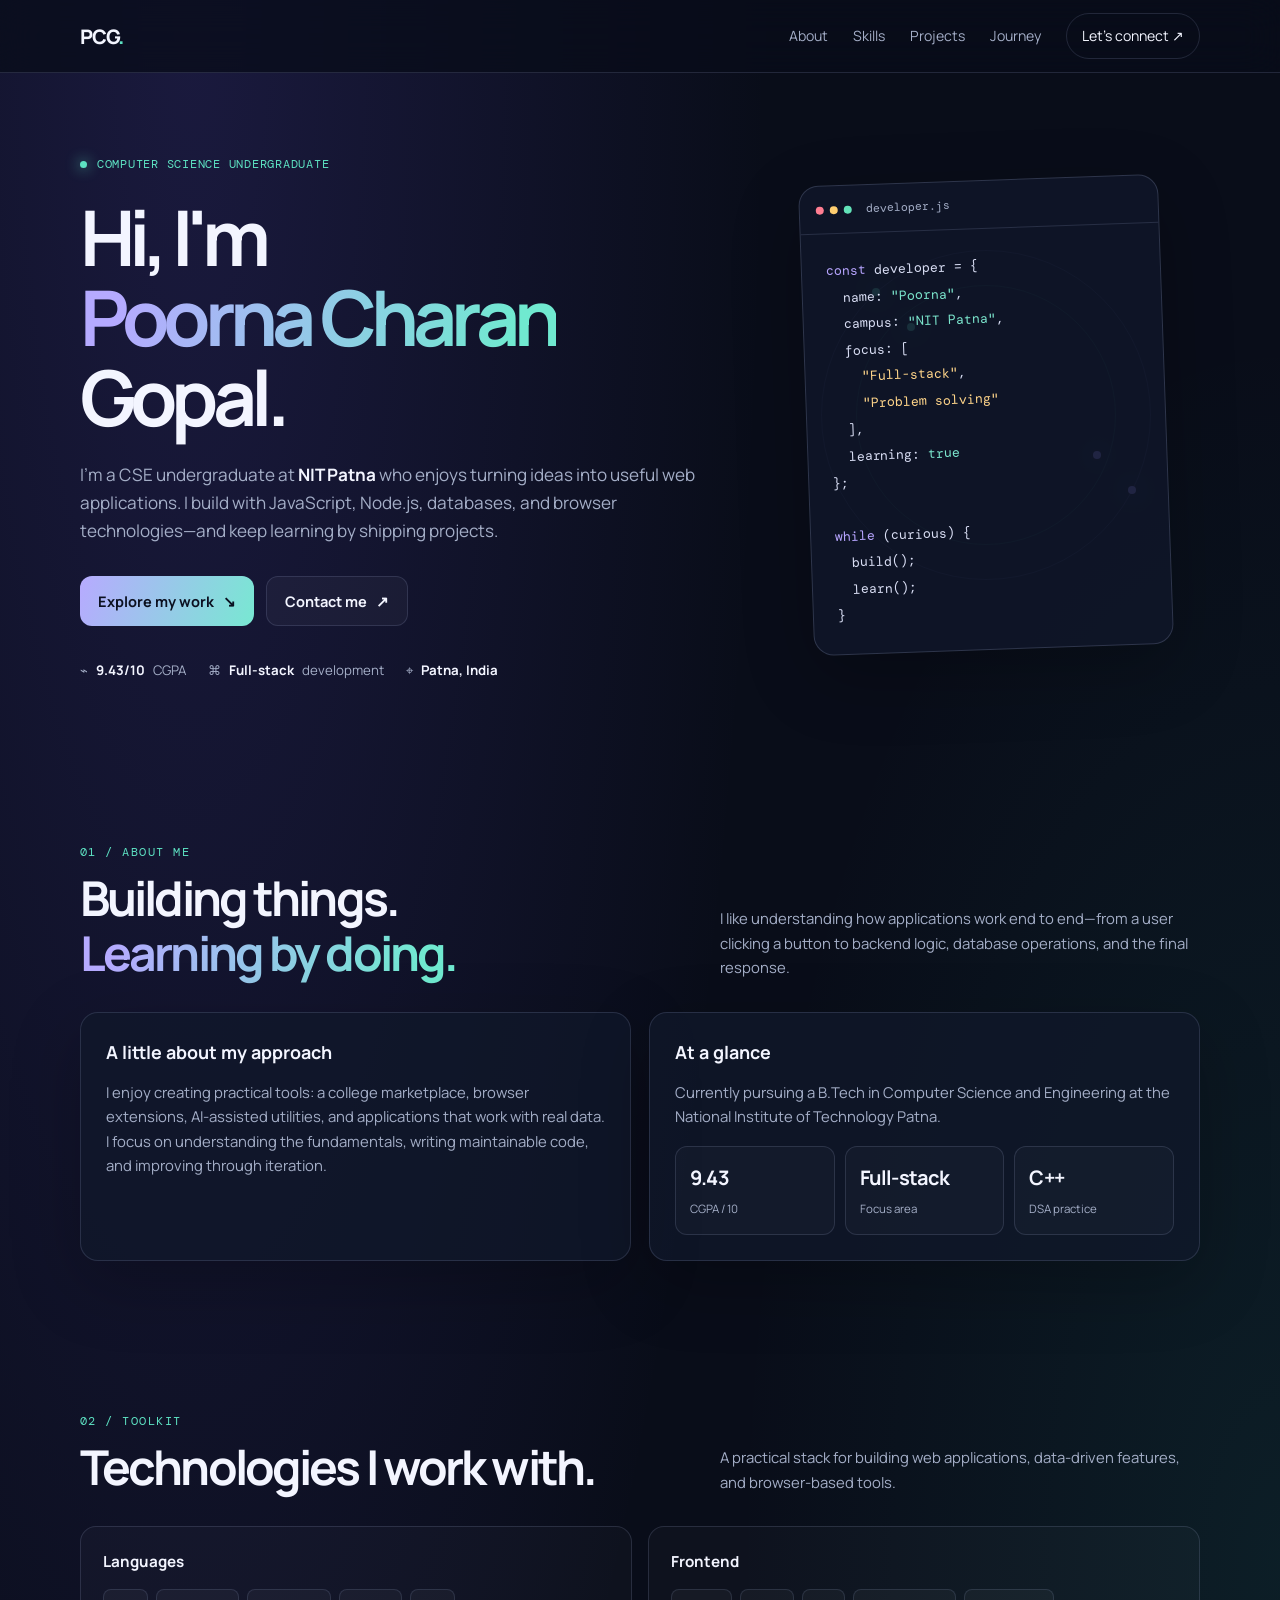
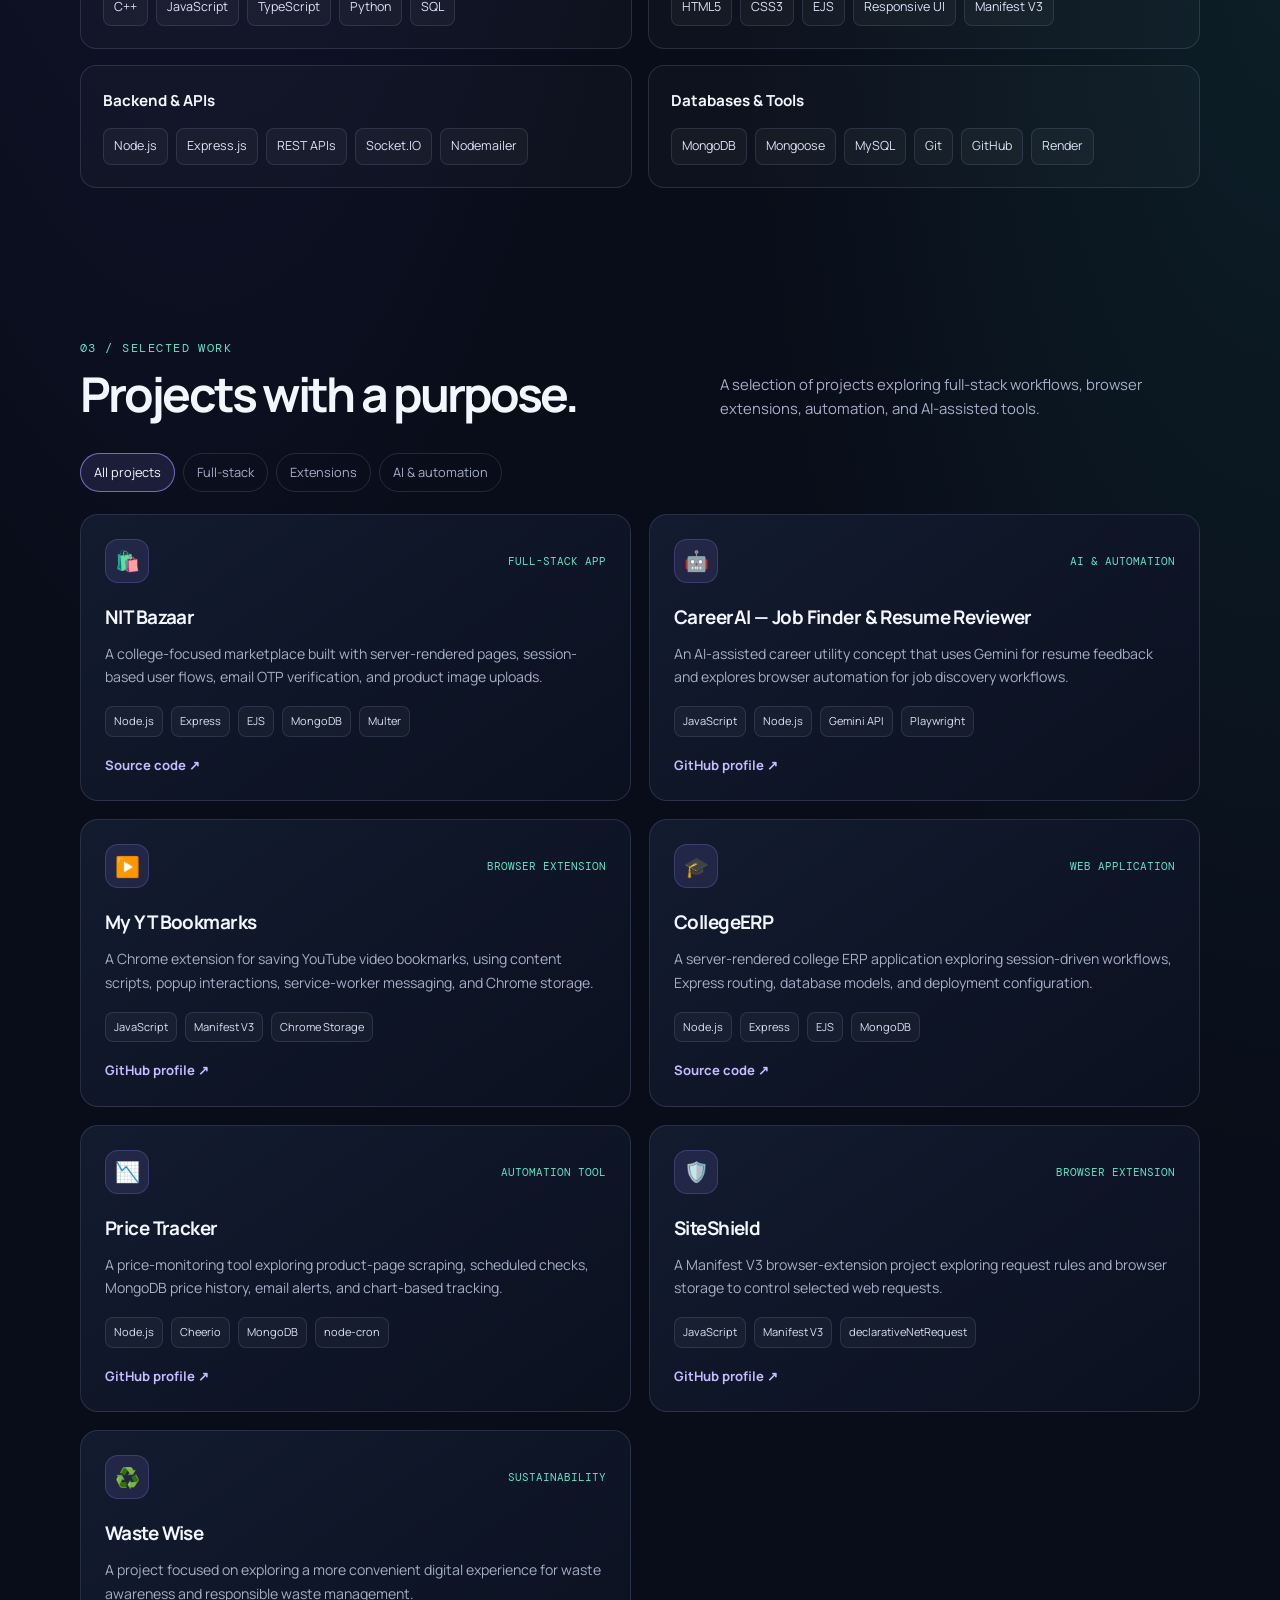
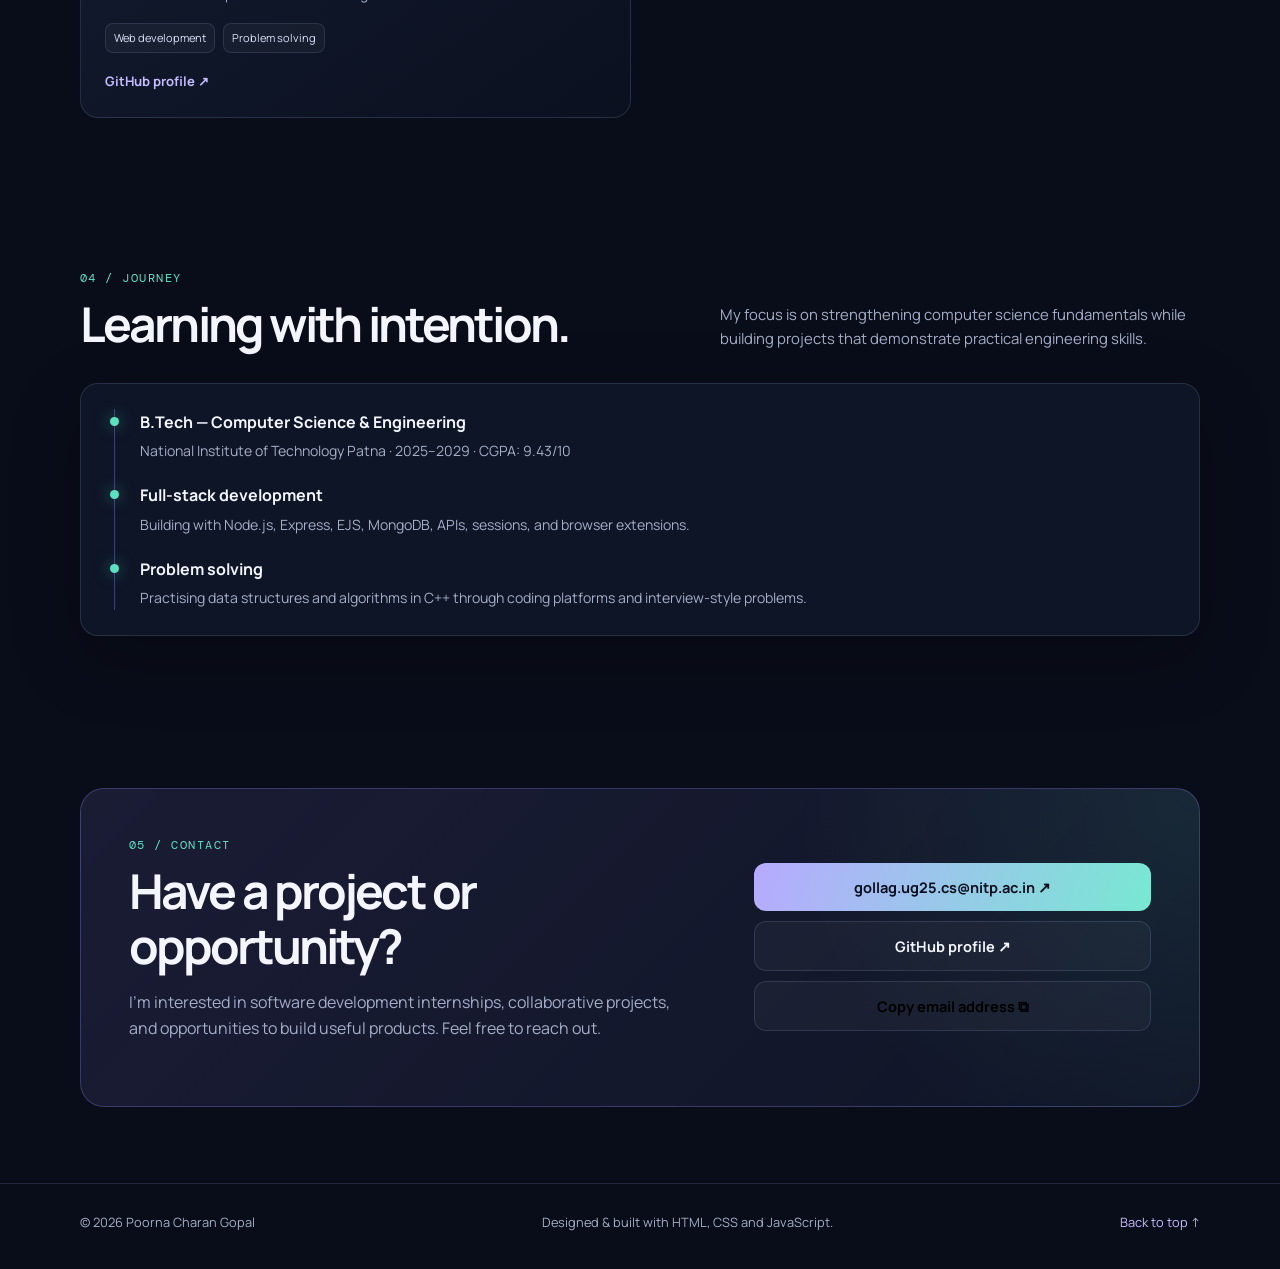
<file: index.html>
<!DOCTYPE html>
<html lang="en">
<head>
  <meta charset="UTF-8" />
  <meta name="viewport" content="width=device-width, initial-scale=1.0" />
  <meta name="theme-color" content="#0b1020" />
  <meta name="description" content="Portfolio of Poorna Charan Gopal — Computer Science undergraduate at NIT Patna building full-stack web applications and developer tools." />
  <title>Poorna Charan Gopal | Developer Portfolio</title>
  <link rel="preconnect" href="https://fonts.googleapis.com">
  <link rel="preconnect" href="https://fonts.gstatic.com" crossorigin>
  <link href="https://fonts.googleapis.com/css2?family=DM+Mono:wght@400;500&family=Manrope:wght@400;500;600;700;800&display=swap" rel="stylesheet">
  <style>
    :root {
      --bg: #090d19;
      --panel: rgba(17, 24, 43, .76);
      --panel-solid: #11182b;
      --text: #f3f5ff;
      --muted: #a4aec7;
      --line: rgba(163, 178, 219, .17);
      --accent: #9b8cff;
      --accent2: #5de1c2;
      --shadow: 0 22px 70px rgba(0,0,0,.24);
      --max: 1120px;
    }
    * { box-sizing: border-box; }
    html { scroll-behavior: smooth; scroll-padding-top: 86px; }
    body {
      margin: 0; color: var(--text); background:
      radial-gradient(ellipse at 15% 0%, rgba(104, 83, 230, .18), transparent 36rem),
      radial-gradient(ellipse at 100% 35%, rgba(45, 203, 177, .09), transparent 34rem), var(--bg);
      font-family: "Manrope", sans-serif; line-height: 1.65;
    }
    a { color: inherit; text-decoration: none; }
    button { font: inherit; }
    .wrap { width: min(var(--max), calc(100% - 40px)); margin: 0 auto; }
    .nav-wrap { position: sticky; top: 0; z-index: 20; backdrop-filter: blur(18px); background: rgba(9,13,25,.76); border-bottom: 1px solid var(--line); }
    nav { height: 72px; display: flex; align-items: center; justify-content: space-between; gap: 24px; }
    .brand { font-weight: 800; letter-spacing: -.06em; font-size: 1.25rem; }
    .brand span { color: var(--accent2); }
    .nav-links { display: flex; align-items: center; gap: 25px; color: var(--muted); font-size: .88rem; }
    .nav-links a:hover, .text-link:hover { color: var(--accent2); }
    .nav-cta { padding: 10px 15px; border: 1px solid var(--line); border-radius: 999px; color: var(--text) !important; }
    .menu-btn { display: none; background: transparent; border: 1px solid var(--line); color: var(--text); border-radius: 10px; padding: 7px 11px; }
    .hero { min-height: 690px; display: grid; grid-template-columns: 1.2fr .8fr; gap: 52px; align-items: center; padding: 76px 0 86px; }
    .eyebrow { display: inline-flex; align-items: center; gap: 10px; font-family: "DM Mono", monospace; color: var(--accent2); font-size: .78rem; letter-spacing: .06em; text-transform: uppercase; }
    .dot { width: 7px; height: 7px; border-radius: 50%; background: var(--accent2); box-shadow: 0 0 14px var(--accent2); }
    h1 { font-size: clamp(3rem, 6vw, 5.6rem); line-height: 1.04; letter-spacing: -.075em; margin: 22px 0 24px; }
    .gradient { background: linear-gradient(105deg, #b5aaff 10%, #70e9d0 90%); -webkit-background-clip: text; background-clip: text; color: transparent; }
    .hero-copy { color: var(--muted); max-width: 620px; font-size: 1.07rem; }
    .hero-copy strong { color: var(--text); font-weight: 700; }
    .actions { display: flex; gap: 12px; flex-wrap: wrap; margin-top: 30px; }
    .btn { display: inline-flex; align-items: center; justify-content: center; gap: 9px; padding: 12px 18px; border-radius: 12px; border: 1px solid var(--line); font-weight: 700; font-size: .91rem; transition: transform .2s, border-color .2s, background .2s; cursor: pointer; }
    .btn:hover { transform: translateY(-2px); border-color: rgba(155,140,255,.65); }
    .btn-primary { color: #0b1020; background: linear-gradient(110deg, #b7aaff, #78e8d2); border: none; }
    .btn-secondary { background: rgba(255,255,255,.035); }
    .hero-meta { display: flex; gap: 22px; flex-wrap: wrap; margin-top: 34px; color: var(--muted); font-size: .83rem; }
    .hero-meta span { display: flex; gap: 8px; align-items: center; }
    .hero-meta b { color: var(--text); font-weight: 700; }
    .hero-visual { position: relative; min-height: 420px; display: grid; place-items: center; }
    .orbit { position: absolute; width: 330px; height: 330px; border: 1px solid rgba(155,140,255,.22); border-radius: 50%; animation: spin 30s linear infinite; }
    .orbit::before, .orbit::after { content: ""; position: absolute; border-radius: 50%; background: var(--accent2); box-shadow: 0 0 25px var(--accent2); width: 8px; height: 8px; }
    .orbit::before { top: 37px; left: 50px; } .orbit::after { right: 14px; bottom: 85px; background: var(--accent); box-shadow: 0 0 25px var(--accent); }
    .orbit.two { width: 260px; height: 260px; border-color: rgba(93,225,194,.2); animation-direction: reverse; animation-duration: 24s; }
    .code-card { z-index: 1; width: min(100%, 360px); border: 1px solid rgba(176,187,224,.2); background: rgba(15,22,40,.88); border-radius: 20px; box-shadow: var(--shadow); overflow: hidden; transform: rotate(-2deg); }
    .code-top { display: flex; gap: 6px; align-items: center; padding: 14px 16px; border-bottom: 1px solid var(--line); color: var(--muted); font-family: "DM Mono", monospace; font-size: .72rem; }
    .traffic { width: 8px; height: 8px; border-radius: 50%; background: #ff7d91; } .traffic:nth-child(2) { background: #ffce70; } .traffic:nth-child(3) { background: #62e2b8; }
    pre { margin: 0; padding: 24px; font: .83rem/2 "DM Mono", monospace; color: #d9def4; white-space: pre-wrap; }
    .code-purple { color: #b7a5ff; } .code-green { color: #7ce7ce; } .code-yellow { color: #ffd58a; }
    section { padding: 76px 0; }
    .section-head { display: flex; justify-content: space-between; align-items: end; gap: 25px; margin-bottom: 32px; }
    .section-kicker { color: var(--accent2); font: .76rem "DM Mono", monospace; text-transform: uppercase; letter-spacing: .12em; }
    h2 { font-size: clamp(2rem, 4vw, 3rem); line-height: 1.15; letter-spacing: -.06em; margin: 10px 0 0; }
    .section-intro { max-width: 480px; color: var(--muted); margin: 0; font-size: .93rem; }
    .about-grid { display: grid; grid-template-columns: 1fr 1fr; gap: 18px; }
    .panel { border: 1px solid var(--line); background: var(--panel); border-radius: 18px; padding: 25px; box-shadow: var(--shadow); }
    .panel h3 { margin: 0 0 12px; font-size: 1.12rem; }
    .panel p { color: var(--muted); margin: 0; font-size: .93rem; }
    .stat-row { display: grid; grid-template-columns: repeat(3, 1fr); gap: 10px; margin-top: 17px; }
    .stat { border: 1px solid var(--line); background: rgba(255,255,255,.025); border-radius: 12px; padding: 14px; }
    .stat strong { display: block; font-size: 1.25rem; letter-spacing: -.04em; }
    .stat small { color: var(--muted); font-size: .72rem; }
    .skill-groups { display: grid; grid-template-columns: repeat(2, 1fr); gap: 16px; }
    .skill-group { padding: 22px; border: 1px solid var(--line); border-radius: 16px; background: rgba(255,255,255,.025); }
    .skill-group h3 { margin: 0 0 15px; font-size: .95rem; }
    .tags { display: flex; flex-wrap: wrap; gap: 8px; }
    .tag { padding: 7px 10px; border-radius: 8px; color: #dbe1f6; border: 1px solid rgba(163,178,219,.15); background: rgba(255,255,255,.035); font-size: .78rem; }
    .project-filters { display: flex; gap: 8px; flex-wrap: wrap; margin-bottom: 22px; }
    .filter { border: 1px solid var(--line); background: transparent; color: var(--muted); padding: 8px 13px; border-radius: 999px; font-size: .8rem; cursor: pointer; }
    .filter.active, .filter:hover { color: var(--text); border-color: rgba(155,140,255,.7); background: rgba(155,140,255,.12); }
    .projects-grid { display: grid; grid-template-columns: repeat(2, 1fr); gap: 18px; }
    .project { display: flex; flex-direction: column; min-height: 280px; padding: 24px; border: 1px solid var(--line); border-radius: 18px; background: linear-gradient(145deg, rgba(20,28,49,.92), rgba(12,17,32,.9)); transition: transform .2s, border-color .2s; }
    .project:hover { transform: translateY(-4px); border-color: rgba(155,140,255,.5); }
    .project-top { display: flex; align-items: center; justify-content: space-between; gap: 12px; }
    .project-icon { width: 44px; height: 44px; display: grid; place-items: center; border-radius: 13px; font-size: 1.25rem; background: rgba(155,140,255,.12); border: 1px solid rgba(155,140,255,.22); }
    .project-type { font: .7rem "DM Mono", monospace; color: var(--accent2); text-transform: uppercase; }
    .project h3 { margin: 19px 0 9px; font-size: 1.18rem; letter-spacing: -.03em; }
    .project p { margin: 0 0 18px; color: var(--muted); font-size: .88rem; }
    .project .tags { margin-top: auto; margin-bottom: 18px; }
    .project .tag { font-size: .69rem; padding: 5px 8px; }
    .project-links { display: flex; gap: 15px; font-size: .82rem; font-weight: 700; }
    .text-link { color: #c4bcff; }
    .timeline { border-left: 1px solid rgba(155,140,255,.35); margin-left: 8px; padding-left: 25px; display: grid; gap: 20px; }
    .timeline-item { position: relative; }
    .timeline-item::before { content: ""; position: absolute; width: 9px; height: 9px; border-radius: 50%; background: var(--accent2); left: -30px; top: 8px; box-shadow: 0 0 15px rgba(93,225,194,.55); }
    .timeline-item h3 { margin: 0 0 4px; font-size: 1rem; }
    .timeline-item p { margin: 0; color: var(--muted); font-size: .88rem; }
    .contact-box { display: grid; grid-template-columns: 1.2fr .8fr; align-items: center; gap: 30px; padding: clamp(25px, 5vw, 48px); border: 1px solid rgba(155,140,255,.28); border-radius: 24px; background: radial-gradient(circle at 100% 0, rgba(93,225,194,.09), transparent 35%), linear-gradient(135deg, rgba(155,140,255,.12), rgba(17,24,43,.78)); }
    .contact-box p { color: var(--muted); max-width: 560px; }
    .contact-actions { display: flex; flex-direction: column; gap: 10px; }
    footer { padding: 28px 0 36px; border-top: 1px solid var(--line); color: var(--muted); font-size: .8rem; }
    .footer-inner { display: flex; justify-content: space-between; gap: 15px; flex-wrap: wrap; }
    .reveal { opacity: 0; transform: translateY(18px); transition: opacity .65s ease, transform .65s ease; }
    .reveal.visible { opacity: 1; transform: translateY(0); }
    @keyframes spin { to { transform: rotate(360deg); } }
    @media (max-width: 800px) {
      .hero { grid-template-columns: 1fr; gap: 10px; padding-top: 65px; }
      .hero-visual { min-height: 360px; }
      .section-head { display: block; }
      .section-intro { margin-top: 14px; }
      .contact-box { grid-template-columns: 1fr; }
    }
    @media (max-width: 620px) {
      .wrap { width: min(100% - 28px, var(--max)); }
      nav { height: 64px; }
      .menu-btn { display: inline-block; }
      .nav-links { display: none; position: absolute; top: 64px; left: 0; right: 0; padding: 18px 20px; background: #0d1324; border-bottom: 1px solid var(--line); flex-direction: column; align-items: stretch; gap: 16px; }
      .nav-links.open { display: flex; }
      .nav-cta { text-align: center; }
      h1 { font-size: clamp(2.8rem, 15vw, 4.2rem); }
      .hero { min-height: auto; padding: 62px 0 50px; }
      .hero-visual { min-height: 310px; }
      .orbit { width: 260px; height: 260px; } .orbit.two { width: 205px; height: 205px; }
      pre { padding: 18px; font-size: .73rem; }
      section { padding: 56px 0; }
      .about-grid, .skill-groups, .projects-grid { grid-template-columns: 1fr; }
      .stat-row { grid-template-columns: repeat(3, 1fr); }
      .stat { padding: 10px; } .stat strong { font-size: 1.05rem; }
      .panel, .project { padding: 20px; }
    }
    @media (prefers-reduced-motion: reduce) {
      *, *::before, *::after { animation-duration: .01ms !important; transition-duration: .01ms !important; scroll-behavior: auto !important; }
      .reveal { opacity: 1; transform: none; }
    }
  </style>
</head>
<body>
  <div class="nav-wrap">
    <nav class="wrap">
      <a class="brand" href="#home">PCG<span>.</span></a>
      <button class="menu-btn" id="menuBtn" aria-label="Toggle navigation" aria-expanded="false">Menu ☰</button>
      <div class="nav-links" id="navLinks">
        <a href="#about">About</a>
        <a href="#skills">Skills</a>
        <a href="#projects">Projects</a>
        <a href="#journey">Journey</a>
        <a class="nav-cta" href="#contact">Let's connect ↗</a>
      </div>
    </nav>
  </div>

  <main>
    <header class="wrap hero" id="home">
      <div class="hero-content">
        <div class="eyebrow"><span class="dot"></span> Computer Science Undergraduate</div>
        <h1>Hi, I'm<br><span class="gradient">Poorna Charan</span><br>Gopal.</h1>
        <p class="hero-copy">I’m a CSE undergraduate at <strong>NIT Patna</strong> who enjoys turning ideas into useful web applications. I build with JavaScript, Node.js, databases, and browser technologies—and keep learning by shipping projects.</p>
        <div class="actions">
          <a class="btn btn-primary" href="#projects">Explore my work <span>↘</span></a>
          <a class="btn btn-secondary" href="mailto:gollag.ug25.cs@nitp.ac.in">Contact me <span>↗</span></a>
        </div>
        <div class="hero-meta">
          <span>⌁ <b>9.43/10</b> CGPA</span>
          <span>⌘ <b>Full-stack</b> development</span>
          <span>⌖ <b>Patna, India</b></span>
        </div>
      </div>
      <div class="hero-visual" aria-label="Decorative code illustration">
        <div class="orbit"></div><div class="orbit two"></div>
        <div class="code-card">
          <div class="code-top"><span class="traffic"></span><span class="traffic"></span><span class="traffic"></span><span style="margin-left:8px">developer.js</span></div>
          <pre><span class="code-purple">const</span> developer = {
  name: <span class="code-green">"Poorna"</span>,
  campus: <span class="code-green">"NIT Patna"</span>,
  focus: [
    <span class="code-yellow">"Full-stack"</span>,
    <span class="code-yellow">"Problem solving"</span>
  ],
  learning: <span class="code-green">true</span>
};

<span class="code-purple">while</span> (curious) {
  build();
  learn();
}</pre>
        </div>
      </div>
    </header>

    <section id="about">
      <div class="wrap">
        <div class="section-head reveal">
          <div><div class="section-kicker">01 / About me</div><h2>Building things.<br><span class="gradient">Learning by doing.</span></h2></div>
          <p class="section-intro">I like understanding how applications work end to end—from a user clicking a button to backend logic, database operations, and the final response.</p>
        </div>
        <div class="about-grid">
          <article class="panel reveal">
            <h3>A little about my approach</h3>
            <p>I enjoy creating practical tools: a college marketplace, browser extensions, AI-assisted utilities, and applications that work with real data. I focus on understanding the fundamentals, writing maintainable code, and improving through iteration.</p>
          </article>
          <article class="panel reveal">
            <h3>At a glance</h3>
            <p>Currently pursuing a B.Tech in Computer Science and Engineering at the National Institute of Technology Patna.</p>
            <div class="stat-row">
              <div class="stat"><strong>9.43</strong><small>CGPA / 10</small></div>
              <div class="stat"><strong>Full-stack</strong><small>Focus area</small></div>
              <div class="stat"><strong>C++</strong><small>DSA practice</small></div>
            </div>
          </article>
        </div>
      </div>
    </section>

    <section id="skills">
      <div class="wrap">
        <div class="section-head reveal">
          <div><div class="section-kicker">02 / Toolkit</div><h2>Technologies I work with.</h2></div>
          <p class="section-intro">A practical stack for building web applications, data-driven features, and browser-based tools.</p>
        </div>
        <div class="skill-groups">
          <div class="skill-group reveal"><h3>Languages</h3><div class="tags"><span class="tag">C++</span><span class="tag">JavaScript</span><span class="tag">TypeScript</span><span class="tag">Python</span><span class="tag">SQL</span></div></div>
          <div class="skill-group reveal"><h3>Frontend</h3><div class="tags"><span class="tag">HTML5</span><span class="tag">CSS3</span><span class="tag">EJS</span><span class="tag">Responsive UI</span><span class="tag">Manifest V3</span></div></div>
          <div class="skill-group reveal"><h3>Backend & APIs</h3><div class="tags"><span class="tag">Node.js</span><span class="tag">Express.js</span><span class="tag">REST APIs</span><span class="tag">Socket.IO</span><span class="tag">Nodemailer</span></div></div>
          <div class="skill-group reveal"><h3>Databases & Tools</h3><div class="tags"><span class="tag">MongoDB</span><span class="tag">Mongoose</span><span class="tag">MySQL</span><span class="tag">Git</span><span class="tag">GitHub</span><span class="tag">Render</span></div></div>
        </div>
      </div>
    </section>

    <section id="projects">
      <div class="wrap">
        <div class="section-head reveal">
          <div><div class="section-kicker">03 / Selected work</div><h2>Projects with a purpose.</h2></div>
          <p class="section-intro">A selection of projects exploring full-stack workflows, browser extensions, automation, and AI-assisted tools.</p>
        </div>
        <div class="project-filters reveal" role="group" aria-label="Filter projects">
          <button class="filter active" data-filter="all">All projects</button>
          <button class="filter" data-filter="fullstack">Full-stack</button>
          <button class="filter" data-filter="extension">Extensions</button>
          <button class="filter" data-filter="ai">AI & automation</button>
        </div>
        <div class="projects-grid">
          <article class="project reveal" data-category="fullstack">
            <div class="project-top"><div class="project-icon">🛍️</div><span class="project-type">Full-stack app</span></div>
            <h3>NIT Bazaar</h3>
            <p>A college-focused marketplace built with server-rendered pages, session-based user flows, email OTP verification, and product image uploads.</p>
            <div class="tags"><span class="tag">Node.js</span><span class="tag">Express</span><span class="tag">EJS</span><span class="tag">MongoDB</span><span class="tag">Multer</span></div>
            <div class="project-links"><a class="text-link" href="https://github.com/poornacharangopal-art/E-commerenceNIT-Bazaar" target="_blank" rel="noreferrer">Source code ↗</a></div>
          </article>
          <article class="project reveal" data-category="ai">
            <div class="project-top"><div class="project-icon">🤖</div><span class="project-type">AI & automation</span></div>
            <h3>CareerAI — Job Finder & Resume Reviewer</h3>
            <p>An AI-assisted career utility concept that uses Gemini for resume feedback and explores browser automation for job discovery workflows.</p>
            <div class="tags"><span class="tag">JavaScript</span><span class="tag">Node.js</span><span class="tag">Gemini API</span><span class="tag">Playwright</span></div>
            <div class="project-links"><a class="text-link" href="https://github.com/poornacharangopal-art" target="_blank" rel="noreferrer">GitHub profile ↗</a></div>
          </article>
          <article class="project reveal" data-category="extension">
            <div class="project-top"><div class="project-icon">▶️</div><span class="project-type">Browser extension</span></div>
            <h3>My YT Bookmarks</h3>
            <p>A Chrome extension for saving YouTube video bookmarks, using content scripts, popup interactions, service-worker messaging, and Chrome storage.</p>
            <div class="tags"><span class="tag">JavaScript</span><span class="tag">Manifest V3</span><span class="tag">Chrome Storage</span></div>
            <div class="project-links"><a class="text-link" href="https://github.com/poornacharangopal-art" target="_blank" rel="noreferrer">GitHub profile ↗</a></div>
          </article>
          <article class="project reveal" data-category="fullstack">
            <div class="project-top"><div class="project-icon">🎓</div><span class="project-type">Web application</span></div>
            <h3>CollegeERP</h3>
            <p>A server-rendered college ERP application exploring session-driven workflows, Express routing, database models, and deployment configuration.</p>
            <div class="tags"><span class="tag">Node.js</span><span class="tag">Express</span><span class="tag">EJS</span><span class="tag">MongoDB</span></div>
            <div class="project-links"><a class="text-link" href="https://github.com/poornacharangopal-art/CollegeERP" target="_blank" rel="noreferrer">Source code ↗</a></div>
          </article>
          <article class="project reveal" data-category="fullstack">
            <div class="project-top"><div class="project-icon">📉</div><span class="project-type">Automation tool</span></div>
            <h3>Price Tracker</h3>
            <p>A price-monitoring tool exploring product-page scraping, scheduled checks, MongoDB price history, email alerts, and chart-based tracking.</p>
            <div class="tags"><span class="tag">Node.js</span><span class="tag">Cheerio</span><span class="tag">MongoDB</span><span class="tag">node-cron</span></div>
            <div class="project-links"><a class="text-link" href="https://github.com/poornacharangopal-art" target="_blank" rel="noreferrer">GitHub profile ↗</a></div>
          </article>
          <article class="project reveal" data-category="extension">
            <div class="project-top"><div class="project-icon">🛡️</div><span class="project-type">Browser extension</span></div>
            <h3>SiteShield</h3>
            <p>A Manifest V3 browser-extension project exploring request rules and browser storage to control selected web requests.</p>
            <div class="tags"><span class="tag">JavaScript</span><span class="tag">Manifest V3</span><span class="tag">declarativeNetRequest</span></div>
            <div class="project-links"><a class="text-link" href="https://github.com/poornacharangopal-art" target="_blank" rel="noreferrer">GitHub profile ↗</a></div>
          </article>
          <article class="project reveal" data-category="ai">
            <div class="project-top"><div class="project-icon">♻️</div><span class="project-type">Sustainability</span></div>
            <h3>Waste Wise</h3>
            <p>A project focused on exploring a more convenient digital experience for waste awareness and responsible waste management.</p>
            <div class="tags"><span class="tag">Web development</span><span class="tag">Problem solving</span></div>
            <div class="project-links"><a class="text-link" href="https://github.com/poornacharangopal-art" target="_blank" rel="noreferrer">GitHub profile ↗</a></div>
          </article>
        </div>
      </div>
    </section>

    <section id="journey">
      <div class="wrap">
        <div class="section-head reveal">
          <div><div class="section-kicker">04 / Journey</div><h2>Learning with intention.</h2></div>
          <p class="section-intro">My focus is on strengthening computer science fundamentals while building projects that demonstrate practical engineering skills.</p>
        </div>
        <div class="panel reveal">
          <div class="timeline">
            <div class="timeline-item"><h3>B.Tech — Computer Science & Engineering</h3><p>National Institute of Technology Patna · 2025–2029 · CGPA: 9.43/10</p></div>
            <div class="timeline-item"><h3>Full-stack development</h3><p>Building with Node.js, Express, EJS, MongoDB, APIs, sessions, and browser extensions.</p></div>
            <div class="timeline-item"><h3>Problem solving</h3><p>Practising data structures and algorithms in C++ through coding platforms and interview-style problems.</p></div>
          </div>
        </div>
      </div>
    </section>

    <section id="contact">
      <div class="wrap">
        <div class="contact-box reveal">
          <div>
            <div class="section-kicker">05 / Contact</div>
            <h2>Have a project or opportunity?</h2>
            <p>I’m interested in software development internships, collaborative projects, and opportunities to build useful products. Feel free to reach out.</p>
          </div>
          <div class="contact-actions">
            <a class="btn btn-primary" href="mailto:gollag.ug25.cs@nitp.ac.in">gollag.ug25.cs@nitp.ac.in ↗</a>
            <a class="btn btn-secondary" href="https://github.com/poornacharangopal-art" target="_blank" rel="noreferrer">GitHub profile ↗</a>
            <button class="btn btn-secondary" id="copyEmail" type="button">Copy email address ⧉</button>
          </div>
        </div>
      </div>
    </section>
  </main>
  <footer>
    <div class="wrap footer-inner">
      <span>© <span id="year"></span> Poorna Charan Gopal</span>
      <span>Designed & built with HTML, CSS and JavaScript.</span>
      <a class="text-link" href="#home">Back to top ↑</a>
    </div>
  </footer>
  <div id="toast" role="status" aria-live="polite" style="position:fixed;bottom:22px;left:50%;transform:translate(-50%,20px);opacity:0;pointer-events:none;background:#e5fff7;color:#08151a;padding:10px 16px;border-radius:10px;font-size:.85rem;font-weight:700;transition:.25s;z-index:40">Email copied</div>
  <script>
    const menuBtn = document.querySelector("#menuBtn");
    const navLinks = document.querySelector("#navLinks");
    menuBtn.addEventListener("click", () => {
      const open = navLinks.classList.toggle("open");
      menuBtn.setAttribute("aria-expanded", String(open));
    });
    navLinks.querySelectorAll("a").forEach(link => link.addEventListener("click", () => {
      navLinks.classList.remove("open");
      menuBtn.setAttribute("aria-expanded", "false");
    }));

    document.querySelectorAll(".filter").forEach(button => {
      button.addEventListener("click", () => {
        document.querySelectorAll(".filter").forEach(item => item.classList.remove("active"));
        button.classList.add("active");
        const filter = button.dataset.filter;
        document.querySelectorAll(".project").forEach(card => {
          card.style.display = filter === "all" || card.dataset.category === filter ? "flex" : "none";
        });
      });
    });

    const observer = new IntersectionObserver(entries => {
      entries.forEach(entry => {
        if (entry.isIntersecting) {
          entry.target.classList.add("visible");
          observer.unobserve(entry.target);
        }
      });
    }, { threshold: 0.12 });
    document.querySelectorAll(".reveal").forEach(el => observer.observe(el));

    document.querySelector("#year").textContent = new Date().getFullYear();
    document.querySelector("#copyEmail").addEventListener("click", async () => {
      const email = "gollag.ug25.cs@nitp.ac.in";
      try {
        await navigator.clipboard.writeText(email);
        const toast = document.querySelector("#toast");
        toast.style.opacity = "1";
        toast.style.transform = "translate(-50%,0)";
        setTimeout(() => {
          toast.style.opacity = "0";
          toast.style.transform = "translate(-50%,20px)";
        }, 1800);
      } catch {
        window.location.href = "mailto:" + email;
      }
    });
  </script>
</body>
</html>
</file>
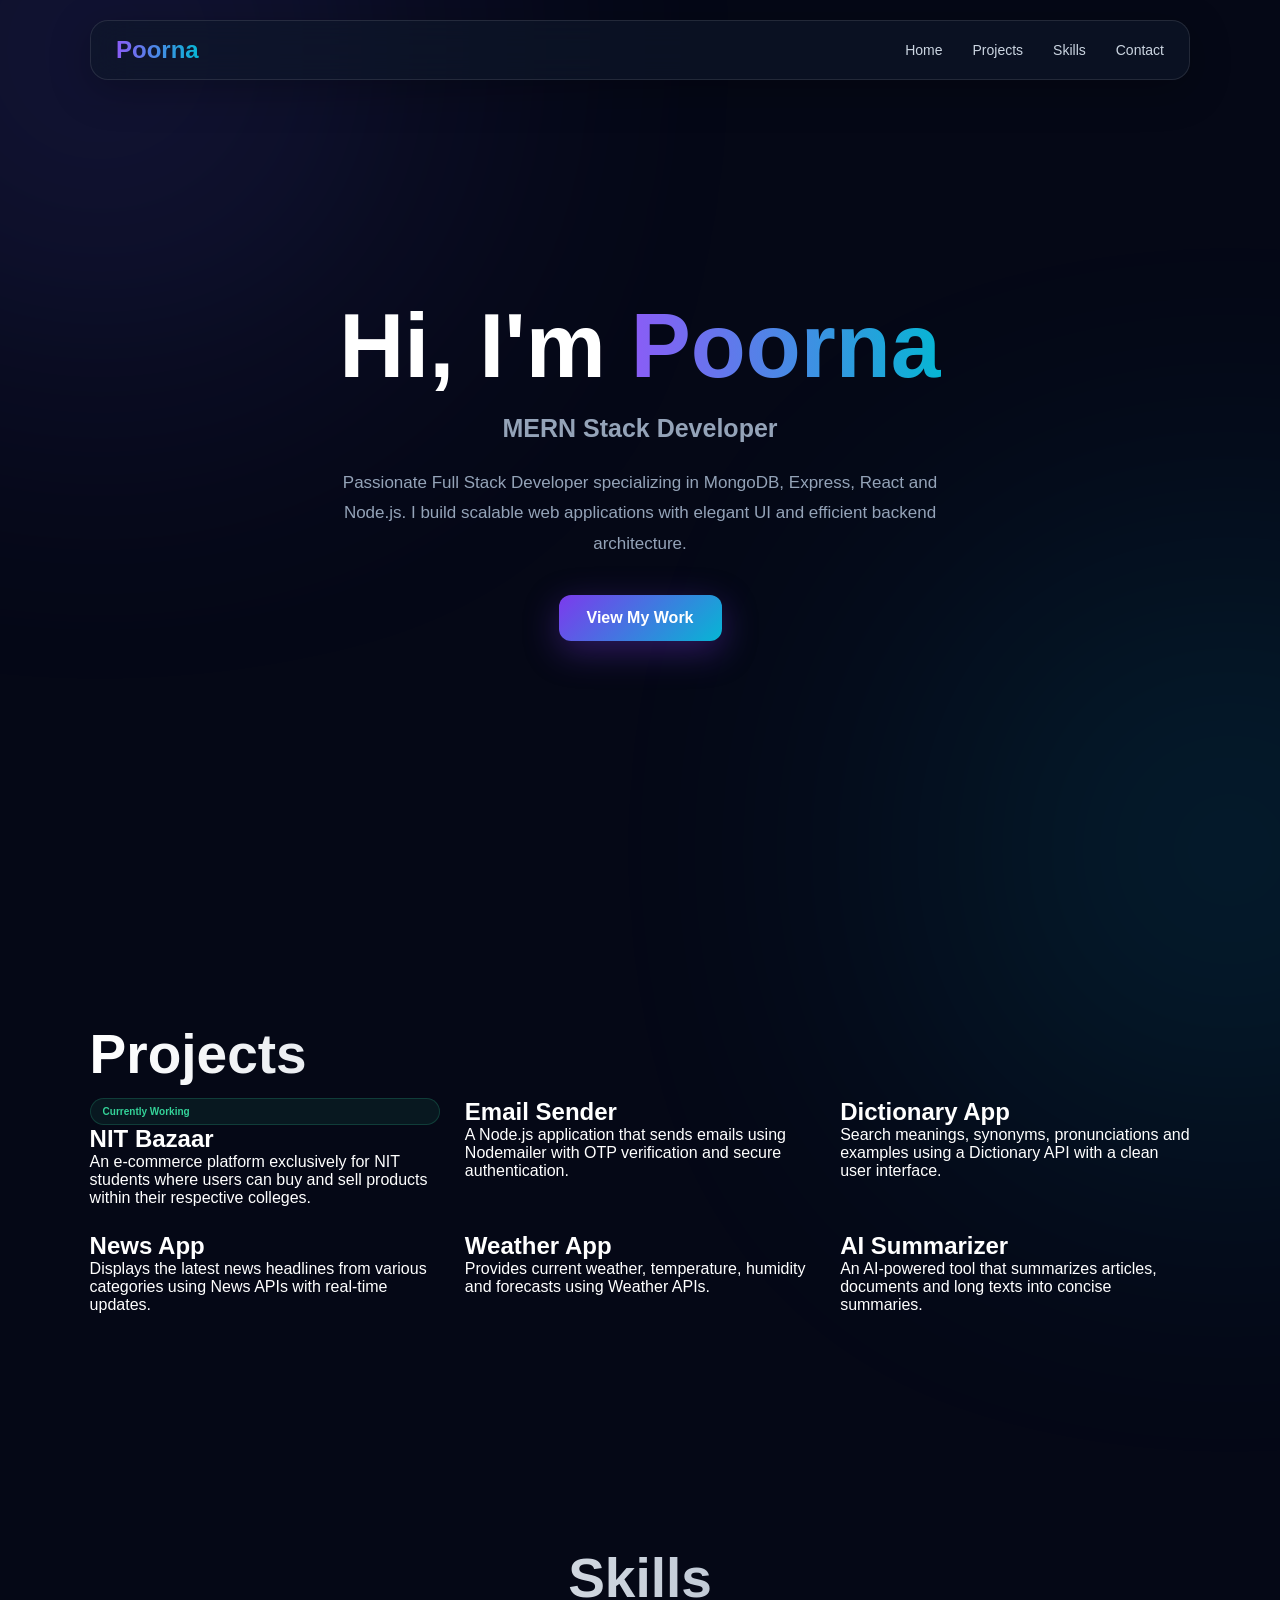
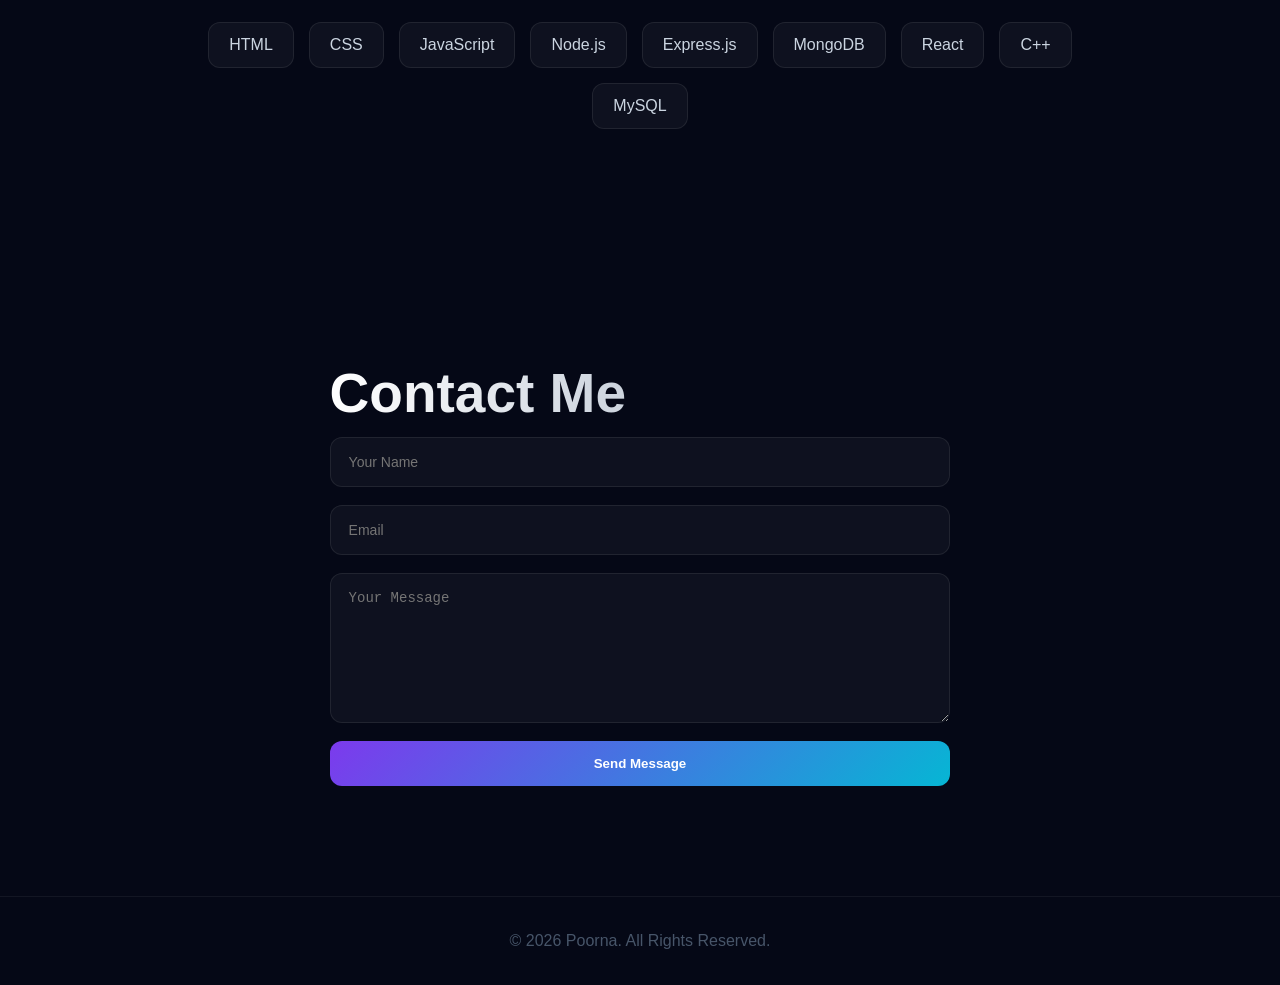
<file: portiflo.html>
<!DOCTYPE html>
<html lang="en">
<head>
    <meta charset="UTF-8">
    <meta name="viewport" content="width=device-width, initial-scale=1.0">
    <title>Poorna | Portfolio</title>
    <link rel="stylesheet" href="portifilo.css">
</head>
<body>

<nav>
    <div class="logo">Poorna</div>

    <ul>
        <li><a href="#home">Home</a></li>
        <li><a href="#projects">Projects</a></li>
        <li><a href="#skills">Skills</a></li>
        <li><a href="#contact">Contact</a></li>
    </ul>
</nav>

<section class="hero" id="home">

    <div class="content">
        <h1>Hi, I'm <span>Poorna</span></h1>

        <h2>MERN Stack Developer</h2>

        <p>
            Passionate Full Stack Developer specializing in
            MongoDB, Express, React and Node.js.
            I build scalable web applications with elegant UI and
            efficient backend architecture.
        </p>

        <a href="#projects" class="btn">View My Work</a>
    </div>

</section>
<section id="projects">

    <h1 class="title">Projects</h1>

    <div class="cards">

        <div class="card">
            <div class="status">Currently Working</div>

            <h2>NIT Bazaar</h2>

            <p>
                An e-commerce platform exclusively for NIT students
                where users can buy and sell products within their
                respective colleges.
            </p>

        </div>

        <div class="card">

            <h2>Email Sender</h2>

            <p>
                A Node.js application that sends emails using
                Nodemailer with OTP verification and secure authentication.
            </p>

        </div>

        <div class="card">

            <h2>Dictionary App</h2>

            <p>
                Search meanings, synonyms, pronunciations and examples
                using a Dictionary API with a clean user interface.
            </p>

        </div>

        <div class="card">

            <h2>News App</h2>

            <p>
                Displays the latest news headlines from various
                categories using News APIs with real-time updates.
            </p>

        </div>

        <div class="card">

            <h2>Weather App</h2>

            <p>
                Provides current weather, temperature,
                humidity and forecasts using Weather APIs.
            </p>

        </div>

        <div class="card">

            <h2>AI Summarizer</h2>

            <p>
                An AI-powered tool that summarizes articles,
                documents and long texts into concise summaries.
            </p>

        </div>

    </div>

</section>

<section id="skills">

    <h1 class="title">Skills</h1>

    <div class="skills">

        <span>HTML</span>
        <span>CSS</span>
        <span>JavaScript</span>
        <span>Node.js</span>
        <span>Express.js</span>
        <span>MongoDB</span>
        <span>React</span>
        <span>C++</span>
        <span>MySQL</span>

    </div>

</section>

<section id="contact">

    <h1 class="title">Contact Me</h1>

    <form>

        <input type="text" placeholder="Your Name">

        <input type="email" placeholder="Email">

        <textarea placeholder="Your Message"></textarea>

        <button>Send Message</button>

    </form>

</section>

<footer>
    © 2026 Poorna. All Rights Reserved.
</footer>

</body>
</html>
</file>
<file: portifilo.css>
/* =====================================================
   GLOBAL
===================================================== */

* {
    margin: 0;
    padding: 0;
    box-sizing: border-box;
}

html {
    scroll-behavior: smooth;
}

body {
    font-family: "Inter", "Segoe UI", sans-serif;
    background: #050816;
    color: #ffffff;
    overflow-x: hidden;
}


/* =====================================================
   BACKGROUND EFFECT
===================================================== */

body::before {
    content: "";

    position: fixed;

    width: 500px;
    height: 500px;

    top: -200px;
    left: -150px;

    background: #6c63ff;

    filter: blur(180px);

    opacity: 0.25;

    border-radius: 50%;

    pointer-events: none;

    z-index: -1;
}


body::after {
    content: "";

    position: fixed;

    width: 500px;
    height: 500px;

    right: -200px;
    bottom: -200px;

    background: #00d4ff;

    filter: blur(180px);

    opacity: 0.18;

    border-radius: 50%;

    pointer-events: none;

    z-index: -1;
}


/* =====================================================
   NAVBAR
===================================================== */

nav {

    position: fixed;

    top: 20px;

    left: 50%;

    transform: translateX(-50%);

    width: 90%;

    max-width: 1100px;

    padding: 15px 25px;

    display: flex;

    justify-content: space-between;

    align-items: center;

    background: rgba(15, 23, 42, 0.65);

    backdrop-filter: blur(20px);

    border: 1px solid rgba(255, 255, 255, 0.1);

    border-radius: 18px;

    z-index: 1000;

    box-shadow:
        0 10px 40px rgba(0, 0, 0, 0.25);
}


.logo {

    font-size: 24px;

    font-weight: 800;

    background: linear-gradient(
        90deg,
        #8b5cf6,
        #06b6d4
    );

    -webkit-background-clip: text;

    -webkit-text-fill-color: transparent;
}


nav ul {

    display: flex;

    list-style: none;

    gap: 30px;
}


nav ul li a {

    color: #cbd5e1;

    text-decoration: none;

    font-size: 14px;

    transition: 0.3s;
}


nav ul li a:hover {

    color: #ffffff;

}


/* =====================================================
   HERO
===================================================== */

.hero {

    min-height: 100vh;

    display: flex;

    align-items: center;

    justify-content: center;

    text-align: center;

    padding: 120px 20px 80px;
}


.content {

    max-width: 800px;
}


.welcome {

    display: inline-block;

    padding: 8px 16px;

    border-radius: 50px;

    border: 1px solid rgba(139, 92, 246, 0.4);

    background: rgba(139, 92, 246, 0.08);

    color: #a78bfa;

    font-size: 13px;

    margin-bottom: 25px;
}


.hero h1 {

    font-size: clamp(50px, 8vw, 90px);

    line-height: 1.05;

    margin-bottom: 20px;
}


.hero h1 span {

    background: linear-gradient(
        90deg,
        #8b5cf6,
        #06b6d4,
        #8b5cf6
    );

    background-size: 200%;

    -webkit-background-clip: text;

    -webkit-text-fill-color: transparent;

    animation: gradientMove 4s infinite linear;
}


@keyframes gradientMove {

    0% {
        background-position: 0%;
    }

    100% {
        background-position: 200%;
    }

}


.hero h2 {

    color: #94a3b8;

    font-size: 25px;

    margin-bottom: 25px;
}


.hero p {

    color: #94a3b8;

    line-height: 1.8;

    font-size: 17px;

    max-width: 650px;

    margin: auto;
}


.btn {

    display: inline-block;

    margin-top: 35px;

    padding: 14px 28px;

    border-radius: 12px;

    text-decoration: none;

    color: white;

    font-weight: 600;

    background: linear-gradient(
        135deg,
        #7c3aed,
        #06b6d4
    );

    box-shadow:
        0 10px 35px rgba(124, 58, 237, 0.35);

    transition: 0.3s;
}


.btn:hover {

    transform: translateY(-4px);

    box-shadow:
        0 15px 45px rgba(6, 182, 212, 0.35);
}


/* =====================================================
   SECTION
===================================================== */

section {

    padding: 110px 7%;
}


.section-heading {

    text-align: center;

    max-width: 700px;

    margin: auto;

    margin-bottom: 65px;
}


.section-tag {

    color: #8b5cf6;

    font-size: 12px;

    font-weight: 800;

    letter-spacing: 4px;
}


.title {

    font-size: clamp(35px, 5vw, 55px);

    margin: 12px 0;

    background: linear-gradient(
        90deg,
        #ffffff,
        #94a3b8
    );

    -webkit-background-clip: text;

    -webkit-text-fill-color: transparent;
}


.section-heading p {

    color: #64748b;

    line-height: 1.7;
}


/* =====================================================
   PROJECT GRID
===================================================== */

.cards {

    max-width: 1200px;

    margin: auto;

    display: grid;

    grid-template-columns:
        repeat(3, 1fr);

    gap: 25px;
}


/* =====================================================
   PROJECT CARD
===================================================== */

.project-card {

    position: relative;

    min-height: 430px;

    padding: 30px;

    border-radius: 24px;

    background:
        linear-gradient(
            145deg,
            rgba(255,255,255,0.08),
            rgba(255,255,255,0.025)
        );

    border: 1px solid rgba(255,255,255,0.09);

    backdrop-filter: blur(20px);

    overflow: hidden;

    display: flex;

    flex-direction: column;

    transition:
        transform 0.4s ease,
        border 0.4s ease,
        box-shadow 0.4s ease;

    opacity: 0;

    transform: translateY(50px);
}


.project-card.show {

    opacity: 1;

    transform: translateY(0);
}


.project-card::before {

    content: "";

    position: absolute;

    width: 180px;

    height: 180px;

    top: -90px;

    right: -90px;

    background: #8b5cf6;

    filter: blur(80px);

    opacity: 0;

    transition: 0.5s;
}


.project-card:hover::before {

    opacity: 0.35;
}


.project-card:hover {

    transform:
        translateY(-12px)
        scale(1.01);

    border-color:
        rgba(139, 92, 246, 0.5);

    box-shadow:
        0 25px 70px rgba(0, 0, 0, 0.35),
        0 0 30px rgba(139, 92, 246, 0.12);
}


/* =====================================================
   PROJECT TOP
===================================================== */

.project-top {

    display: flex;

    justify-content: space-between;

    align-items: center;

    margin-bottom: 30px;
}


.project-icon {

    width: 60px;

    height: 60px;

    display: flex;

    justify-content: center;

    align-items: center;

    border-radius: 17px;

    font-size: 28px;

    background:
        linear-gradient(
            135deg,
            rgba(139,92,246,0.2),
            rgba(6,182,212,0.12)
        );

    border:
        1px solid rgba(139,92,246,0.25);

    transition: 0.4s;
}


.project-card:hover .project-icon {

    transform:
        rotate(-5deg)
        scale(1.1);

}


/* =====================================================
   PROJECT NUMBER
===================================================== */

.project-card::after {

    content: "01";

    position: absolute;

    top: 25px;

    right: 30px;

    font-size: 50px;

    font-weight: 900;

    color: rgba(255,255,255,0.035);

    pointer-events: none;
}


/* =====================================================
   STATUS
===================================================== */

.status {

    padding: 7px 12px;

    border-radius: 50px;

    font-size: 10px;

    font-weight: 700;

    color: #34d399;

    background:
        rgba(52,211,153,0.08);

    border:
        1px solid rgba(52,211,153,0.2);
}


/* =====================================================
   PROJECT TEXT
===================================================== */

.project-card h2 {

    font-size: 25px;

    margin-bottom: 14px;
}


.project-card p {

    color: #94a3b8;

    line-height: 1.7;

    font-size: 14px;
}


/* =====================================================
   TECHNOLOGIES
===================================================== */

.tech {

    display: flex;

    flex-wrap: wrap;

    gap: 8px;

    margin-top: 22px;
}


.tech span {

    padding: 7px 11px;

    border-radius: 8px;

    font-size: 11px;

    color: #cbd5e1;

    background:
        rgba(255,255,255,0.05);

    border:
        1px solid rgba(255,255,255,0.06);

    transition: 0.3s;
}


.tech span:hover {

    background:
        rgba(139,92,246,0.15);

    border-color:
        rgba(139,92,246,0.3);
}


/* =====================================================
   VIEW BUTTON
===================================================== */

.view-btn {

    margin-top: auto;

    padding: 13px 18px;

    border-radius: 12px;

    border:
        1px solid rgba(255,255,255,0.1);

    background:
        rgba(255,255,255,0.05);

    color: white;

    font-weight: 600;

    cursor: pointer;

    display: flex;

    align-items: center;

    justify-content: space-between;

    transition: 0.3s;
}


.view-btn span {

    font-size: 20px;

    transition: 0.3s;
}


.view-btn:hover {

    background:
        linear-gradient(
            135deg,
            #7c3aed,
            #06b6d4
        );

    border-color: transparent;
}


.view-btn:hover span {

    transform: translateX(7px);
}


/* =====================================================
   SKILLS
===================================================== */

#skills {

    text-align: center;
}


.skills {

    max-width: 900px;

    margin: auto;

    display: flex;

    justify-content: center;

    flex-wrap: wrap;

    gap: 15px;
}


.skills span {

    padding: 13px 20px;

    border-radius: 12px;

    background:
        rgba(255,255,255,0.04);

    border:
        1px solid rgba(255,255,255,0.08);

    color: #cbd5e1;

    transition: 0.3s;
}


.skills span:hover {

    transform: translateY(-5px);

    border-color:
        #8b5cf6;

    color: white;

    box-shadow:
        0 10px 30px rgba(139,92,246,0.15);
}


/* =====================================================
   CONTACT
===================================================== */

#contact {

    max-width: 800px;

    margin: auto;
}


form {

    display: flex;

    flex-direction: column;

    gap: 18px;
}


form input,
form textarea {

    width: 100%;

    padding: 16px 18px;

    border-radius: 12px;

    border:
        1px solid rgba(255,255,255,0.08);

    background:
        rgba(255,255,255,0.04);

    color: white;

    outline: none;

    font-size: 14px;
}


form textarea {

    min-height: 150px;

    resize: vertical;
}


form input:focus,
form textarea:focus {

    border-color:
        #8b5cf6;

    box-shadow:
        0 0 20px rgba(139,92,246,0.1);
}


form button {

    padding: 15px;

    border: none;

    border-radius: 12px;

    color: white;

    font-weight: 700;

    cursor: pointer;

    background:
        linear-gradient(
            135deg,
            #7c3aed,
            #06b6d4
        );

    transition: 0.3s;
}


form button:hover {

    transform: translateY(-3px);

    box-shadow:
        0 15px 35px rgba(124,58,237,0.25);
}


/* =====================================================
   MODAL
===================================================== */

.modal {

    position: fixed;

    inset: 0;

    display: flex;

    justify-content: center;

    align-items: center;

    padding: 20px;

    background:
        rgba(0,0,0,0.75);

    backdrop-filter: blur(10px);

    opacity: 0;

    visibility: hidden;

    transition: 0.3s;

    z-index: 2000;
}


.modal.active {

    opacity: 1;

    visibility: visible;
}


.modal-content {

    width: 100%;

    max-width: 580px;

    padding: 40px;

    border-radius: 25px;

    background:
        linear-gradient(
            145deg,
            #111827,
            #070b14
        );

    border:
        1px solid rgba(255,255,255,0.1);

    box-shadow:
        0 30px 100px rgba(0,0,0,0.6);

    transform: scale(0.8);

    transition: 0.35s;
}


.modal.active .modal-content {

    transform: scale(1);
}


.close-btn {

    position: absolute;

    top: 15px;

    right: 20px;

    border: none;

    background: none;

    color: #94a3b8;

    font-size: 30px;

    cursor: pointer;
}


.modal-icon {

    font-size: 50px;

    margin-bottom: 15px;
}


.modal-content h2 {

    font-size: 32px;

    margin-bottom: 15px;
}


.modal-content p {

    color: #94a3b8;

    line-height: 1.8;
}


.modal-buttons {

    display: flex;

    gap: 12px;

    margin-top: 30px;
}


.modal-btn {

    flex: 1;

    text-align: center;

    padding: 13px;

    border-radius: 10px;

    text-decoration: none;

    color: white;

    background:
        rgba(255,255,255,0.06);

    border:
        1px solid rgba(255,255,255,0.1);
}


.modal-btn.primary {

    background:
        linear-gradient(
            135deg,
            #7c3aed,
            #06b6d4
        );

    border: none;
}


/* =====================================================
   FOOTER
===================================================== */

footer {

    text-align: center;

    padding: 35px;

    color: #475569;

    border-top:
        1px solid rgba(255,255,255,0.06);
}


/* =====================================================
   RESPONSIVE
===================================================== */

@media (max-width: 900px) {

    .cards {

        grid-template-columns: repeat(2, 1fr);

    }

}


@media (max-width: 650px) {

    nav {

        width: 94%;

    }

    nav ul {

        gap: 12px;

    }

    nav ul li a {

        font-size: 12px;

    }

    .hero h1 {

        font-size: 52px;

    }

    .cards {

        grid-template-columns: 1fr;

    }

    section {

        padding: 80px 5%;

    }

}
</file>
